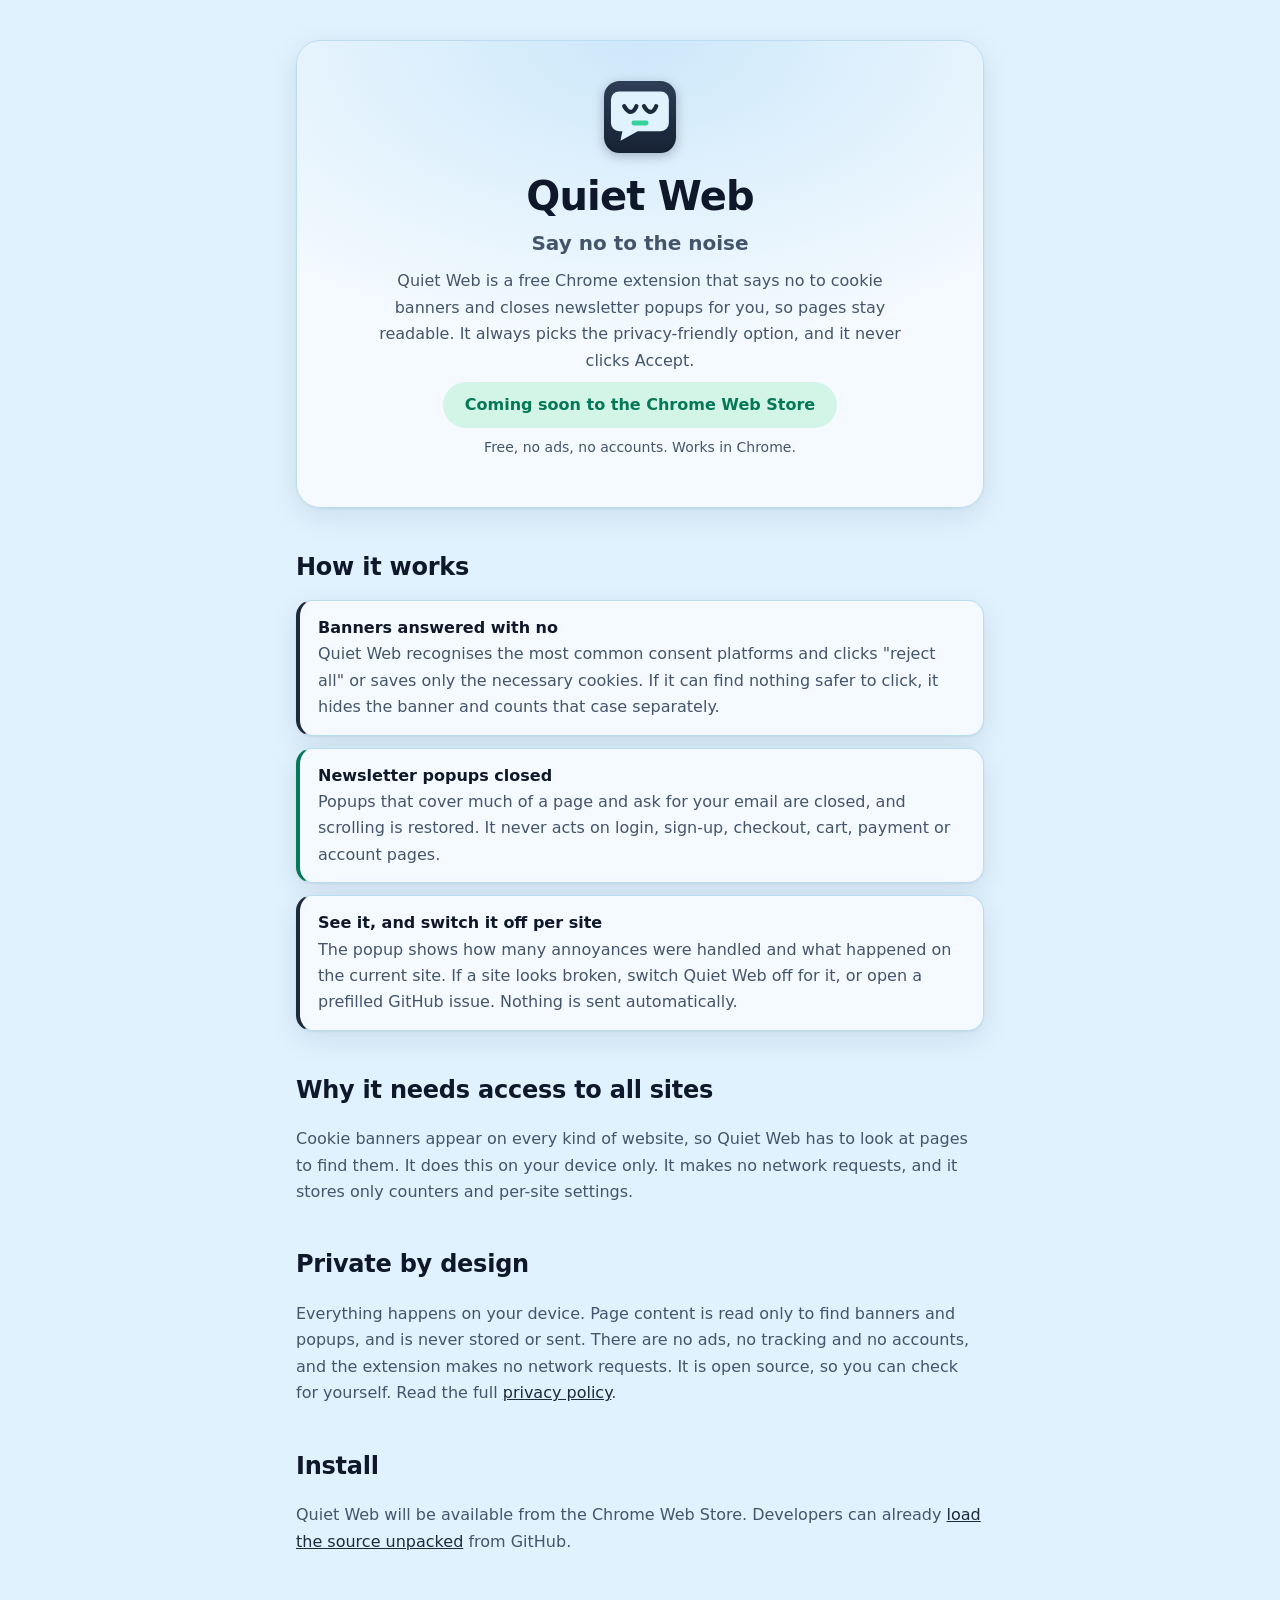
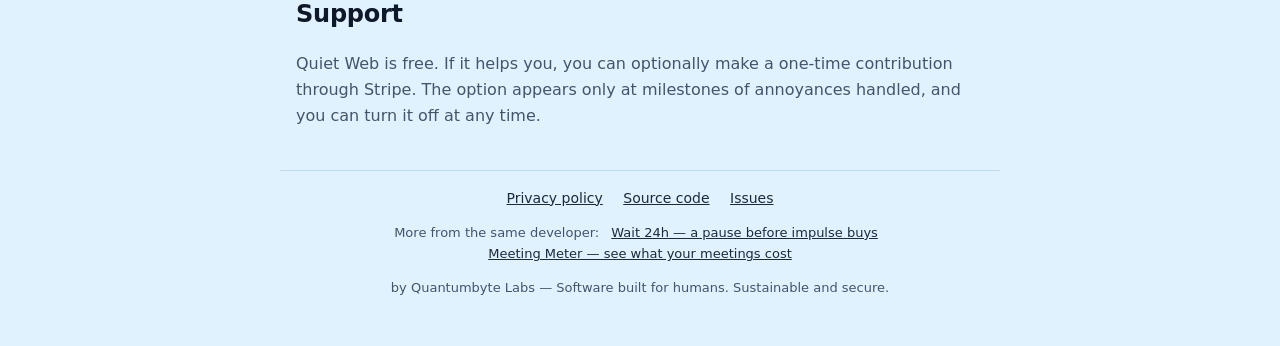
<file: docs/index.html>
<!doctype html>
<html lang="en">
<head>
<meta charset="utf-8">
<meta name="viewport" content="width=device-width, initial-scale=1">
<title>Quiet Web – Say no to the noise</title>
<meta name="description" content="Quiet Web is a free Chrome extension that automatically rejects cookie banners and closes newsletter popups. Everything happens on your device; nothing is sent anywhere. No ads, no tracking, no accounts.">
<link rel="canonical" href="https://overcrasher.github.io/quiet-web/">
<style>
:root{color-scheme:light dark;--bg:#E0F2FE;--surface:#F4FAFF;--line:#BBDDF2;--fg:#0F172A;--muted:#44546B;--accent:#1E293B;--accent-soft:#CDE8FA;--second:#047857;--second-soft:#D3F5E7;--btn-text:#fff;--shadow:0 1px 2px rgba(15,23,42,.06),0 8px 30px rgba(15,23,42,.09)}
@media(prefers-color-scheme:dark){:root{--bg:#0B1220;--surface:#131C2E;--line:#26354F;--fg:#E7EEF8;--muted:#9FB0C7;--accent:#34D399;--accent-soft:#17263D;--second:#34D399;--second-soft:#12332B;--btn-text:#0F172A;--shadow:0 1px 2px rgba(0,0,0,.3),0 8px 30px rgba(0,0,0,.3)}}
*{box-sizing:border-box}body{margin:0;background:var(--bg);color:var(--fg);font:16px/1.65 ui-rounded,"SF Pro Rounded",-apple-system,"Segoe UI Variable","Segoe UI",system-ui,sans-serif;-webkit-font-smoothing:antialiased}
a{color:var(--accent)}a:focus-visible{outline:2px solid var(--accent);outline-offset:2px}
.mark{filter:drop-shadow(0 3px 6px rgba(30,41,59,.3))}
main{max-width:720px;margin:0 auto;padding:40px 16px 24px}
.hero{background:radial-gradient(120% 100% at 50% 0%,var(--accent-soft),var(--surface) 65%);border:1px solid var(--line);border-radius:24px;padding:40px 24px;text-align:center;box-shadow:var(--shadow)}
h1{margin:12px 0 4px;font-size:40px;line-height:1.15;letter-spacing:-.02em}
.tag{margin:0 0 16px;font-size:20px;color:var(--accent);font-weight:600}
.hero p{max-width:540px;margin:8px auto;color:var(--muted)}
.cta{margin:24px 0 0}
.soon{display:inline-block;background:var(--second-soft);color:var(--second);font-weight:700;padding:10px 22px;border-radius:999px;font-size:16px}
.btn{display:inline-block;background:var(--accent);color:var(--btn-text);font-weight:700;font-size:18px;line-height:1.3;text-decoration:none;padding:14px 28px;border-radius:999px;box-shadow:var(--shadow)}
.btn:hover{filter:brightness(1.08)}
.free{margin:8px 0 0;font-size:14px}
.dev{font-size:14px}
@media(max-width:480px){h1{font-size:32px}.hero{padding:32px 16px}}
h2{margin:40px 0 12px;font-size:24px;letter-spacing:-.01em}
p,li{color:var(--muted)}
.steps{list-style:none;margin:0;padding:0;display:grid;gap:12px}
.steps li{background:var(--surface);border:1px solid var(--line);border-radius:16px;padding:14px 18px;box-shadow:var(--shadow)}
.steps strong{display:block;color:var(--fg)}
.steps li:nth-child(odd){border-left:4px solid var(--accent)}.steps li:nth-child(even){border-left:4px solid var(--second)}
footer{max-width:720px;margin:0 auto;padding:16px 16px 48px;border-top:1px solid var(--line);font-size:14px;color:var(--muted);text-align:center}
footer a{margin:0 8px;display:inline-block}
footer p{margin:12px 0 0;font-size:13px}
</style>
</head>
<body>
<main>
  <header class="hero">
    <svg class="mark" viewBox="0 0 32 32" width="72" height="72" aria-hidden="true"><defs><linearGradient id="mk" x1="0" y1="0" x2="0" y2="1"><stop offset="0" stop-color="#2D3E56"/><stop offset="1" stop-color="#162134"/></linearGradient></defs><rect width="32" height="32" rx="7" fill="url(#mk)"/><path d="M6.4 4.5h19.2a3.8 3.8 0 0 1 3.8 3.8v10.8a3.8 3.8 0 0 1-3.8 3.8H15L7 27.4l.9-4.5H6.4a3.8 3.8 0 0 1-3.8-3.8V8.3a3.8 3.8 0 0 1 3.8-3.8z" transform="translate(.6 .3) scale(.96)" fill="#E0F2FE"/><path d="M9 11.2c1.9 3.4 4 3.4 5.4 0M17.8 11.2c1.9 3.4 4 3.4 5.4 0" fill="none" stroke="#1E293B" stroke-width="1.9" stroke-linecap="round"/><rect x="12.2" y="17.6" width="7.6" height="2.2" rx="1.1" fill="#34D399"/></svg>
    <h1>Quiet Web</h1>
    <p class="tag">Say no to the noise</p>
    <p>Quiet Web is a free Chrome extension that says no to cookie banners and closes newsletter popups for you, so pages stay readable. It always picks the privacy-friendly option, and it never clicks Accept.</p>
    <!-- TODO(store-url): when the Chrome Web Store item is published, delete the "coming soon" line below and
         uncomment this button, replacing STORE_URL with the real item URL (https://chromewebstore.google.com/detail/quiet-web/<extension-id>).
    <p class="cta"><a class="btn" href="STORE_URL" target="_blank" rel="noopener">Add to Chrome — it's free</a></p>
    -->
    <p class="cta"><span class="soon">Coming soon to the Chrome Web Store</span></p>
    <p class="free small">Free, no ads, no accounts. Works in Chrome.</p>
  </header>

  <section>
    <h2>How it works</h2>
    <ol class="steps">
      <li><strong>Banners answered with no</strong>Quiet Web recognises the most common consent platforms and clicks &quot;reject all&quot; or saves only the necessary cookies. If it can find nothing safer to click, it hides the banner and counts that case separately.</li>
      <li><strong>Newsletter popups closed</strong>Popups that cover much of a page and ask for your email are closed, and scrolling is restored. It never acts on login, sign-up, checkout, cart, payment or account pages.</li>
      <li><strong>See it, and switch it off per site</strong>The popup shows how many annoyances were handled and what happened on the current site. If a site looks broken, switch Quiet Web off for it, or open a prefilled GitHub issue. Nothing is sent automatically.</li>
    </ol>
  </section>

  <section>
    <h2>Why it needs access to all sites</h2>
    <p>Cookie banners appear on every kind of website, so Quiet Web has to look at pages to find them. It does this on your device only. It makes no network requests, and it stores only counters and per-site settings.</p>
  </section>

  <section>
    <h2>Private by design</h2>
    <p>Everything happens on your device. Page content is read only to find banners and popups, and is never stored or sent. There are no ads, no tracking and no accounts, and the extension makes no network requests. It is open source, so you can check for yourself. Read the full <a href="privacy.html">privacy policy</a>.</p>
  </section>

  <section>
    <h2>Install</h2>
    <p>Quiet Web will be available from the Chrome Web Store. Developers can already <a href="https://github.com/Overcrasher/quiet-web" rel="noopener">load the source unpacked</a> from GitHub.</p>
  </section>

  <section>
    <h2>Support</h2>
    <p>Quiet Web is free. If it helps you, you can optionally make a one-time contribution through Stripe. The option appears only at milestones of annoyances handled, and you can turn it off at any time.</p>
  </section>
</main>
<footer>
  <a href="privacy.html">Privacy policy</a>
  <a href="https://github.com/Overcrasher/quiet-web">Source code</a>
  <a href="https://github.com/Overcrasher/quiet-web/issues">Issues</a>
  <p>More from the same developer:
    <a href="https://chromewebstore.google.com/detail/wait-24h/pkgdjohoemjkejcbfbkfobbbjcpdabme" target="_blank" rel="noopener">Wait 24h — a pause before impulse buys</a>
    <a href="https://chromewebstore.google.com/detail/meeting-meter/ffkniocclnaojfdcoofnjkfnihnpgnlb" target="_blank" rel="noopener">Meeting Meter — see what your meetings cost</a></p>
  <p>by Quantumbyte Labs — Software built for humans. Sustainable and secure.</p>
</footer>
</body>
</html>
</file>
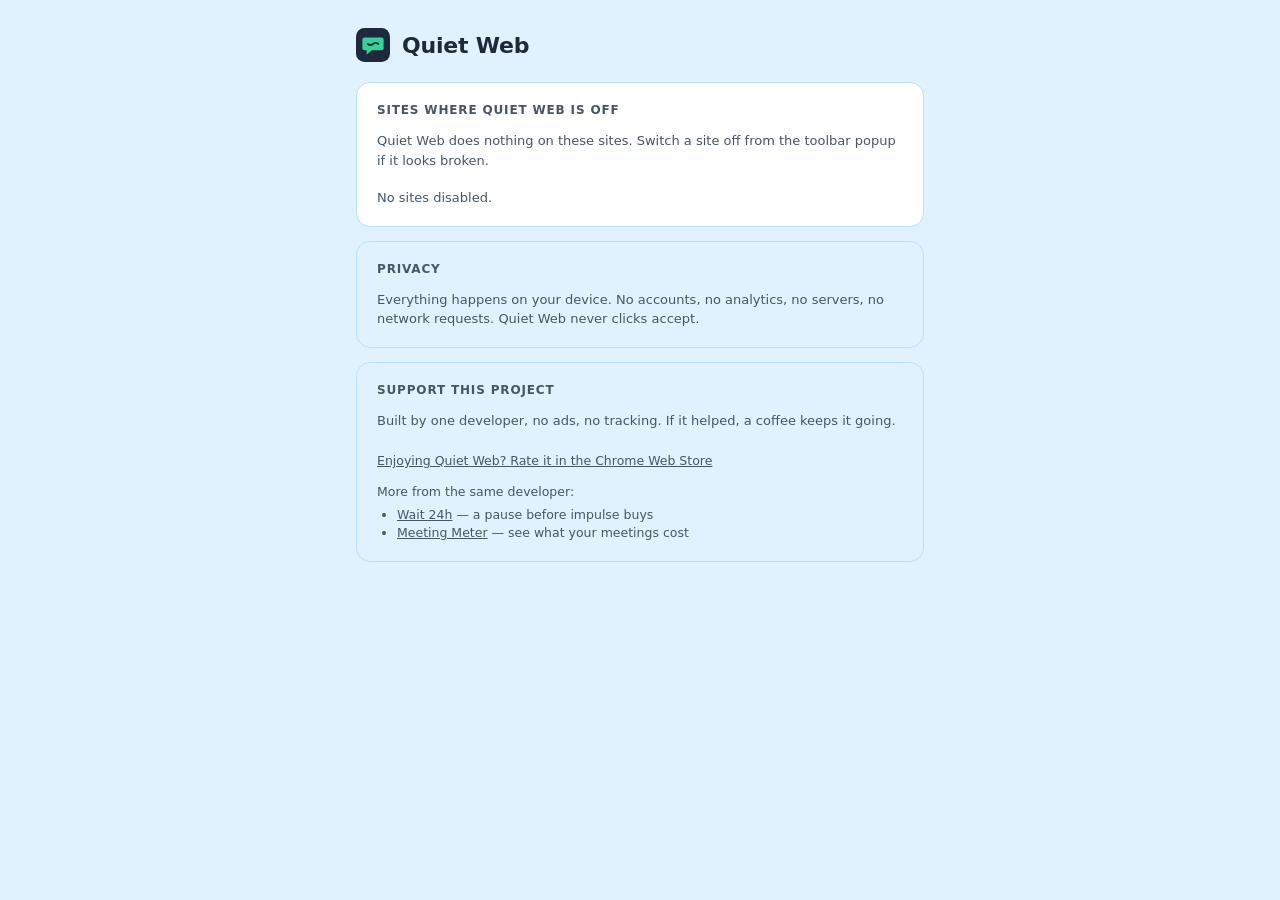
<file: options.html>
<!doctype html>
<html lang="en">
<head>
  <meta charset="utf-8">
  <meta name="viewport" content="width=device-width, initial-scale=1">
  <title>Quiet Web options</title>
  <link rel="stylesheet" href="options.css">
</head>
<body>
  <main>
    <header class="top">
      <svg class="mark" viewBox="0 0 32 32" width="34" height="34" aria-hidden="true">
        <rect width="32" height="32" rx="8" fill="#1E293B"/>
        <path d="M8 9h16a2 2 0 0 1 2 2v8a2 2 0 0 1-2 2H15l-5 4v-4H8a2 2 0 0 1-2-2v-8a2 2 0 0 1 2-2z" fill="#34D399"/>
        <path d="M11 15q2.5 2 5 0t5 0" fill="none" stroke="#1E293B" stroke-width="1.8" stroke-linecap="round"/>
      </svg>
      <h1>Quiet Web</h1>
      <span id="saved" class="saved" role="status" aria-live="polite">Saved</span>
    </header>

    <section class="card">
      <h2>Sites where Quiet Web is off</h2>
      <p class="hint">Quiet Web does nothing on these sites. Switch a site off from the toolbar popup if it looks broken.</p>
      <ul id="sites" class="sites"></ul>
      <p id="sites-empty" class="hint">No sites disabled.</p>
    </section>

    <section class="card quiet">
      <h2>Privacy</h2>
      <p class="hint">Everything happens on your device. No accounts, no analytics, no servers, no network requests. Quiet Web never clicks accept.</p>
    </section>

    <section class="card quiet">
      <h2>Support this project</h2>
      <p id="thanks" class="thanks" hidden>Thank you for supporting Quiet Web ❤</p>
      <p class="hint">Built by one developer, no ads, no tracking. If it helped, a coffee keeps it going.</p>
      <div id="donate" class="donate-row"></div>
      <p id="donate-note" class="hint"></p>
      <button id="monthly" class="small-link" type="button" hidden></button>
      <p class="hint more"><a id="rate-link" href="#">Enjoying Quiet Web? Rate it in the Chrome Web Store</a></p>
      <p class="hint more">More from the same developer:</p>
      <ul class="siblings">
        <li><a id="wait24-link" href="#">Wait 24h</a> — a pause before impulse buys</li>
        <li><a id="meter-link" href="#">Meeting Meter</a> — see what your meetings cost</li>
      </ul>
    </section>
  </main>

  <script src="lib/validate.js"></script>
  <script src="lib/stats.js"></script>
  <script src="lib/growth.js"></script>
  <script src="lib/donation.js"></script>
  <script type="module" src="options.js"></script>
</body>
</html>
</file>
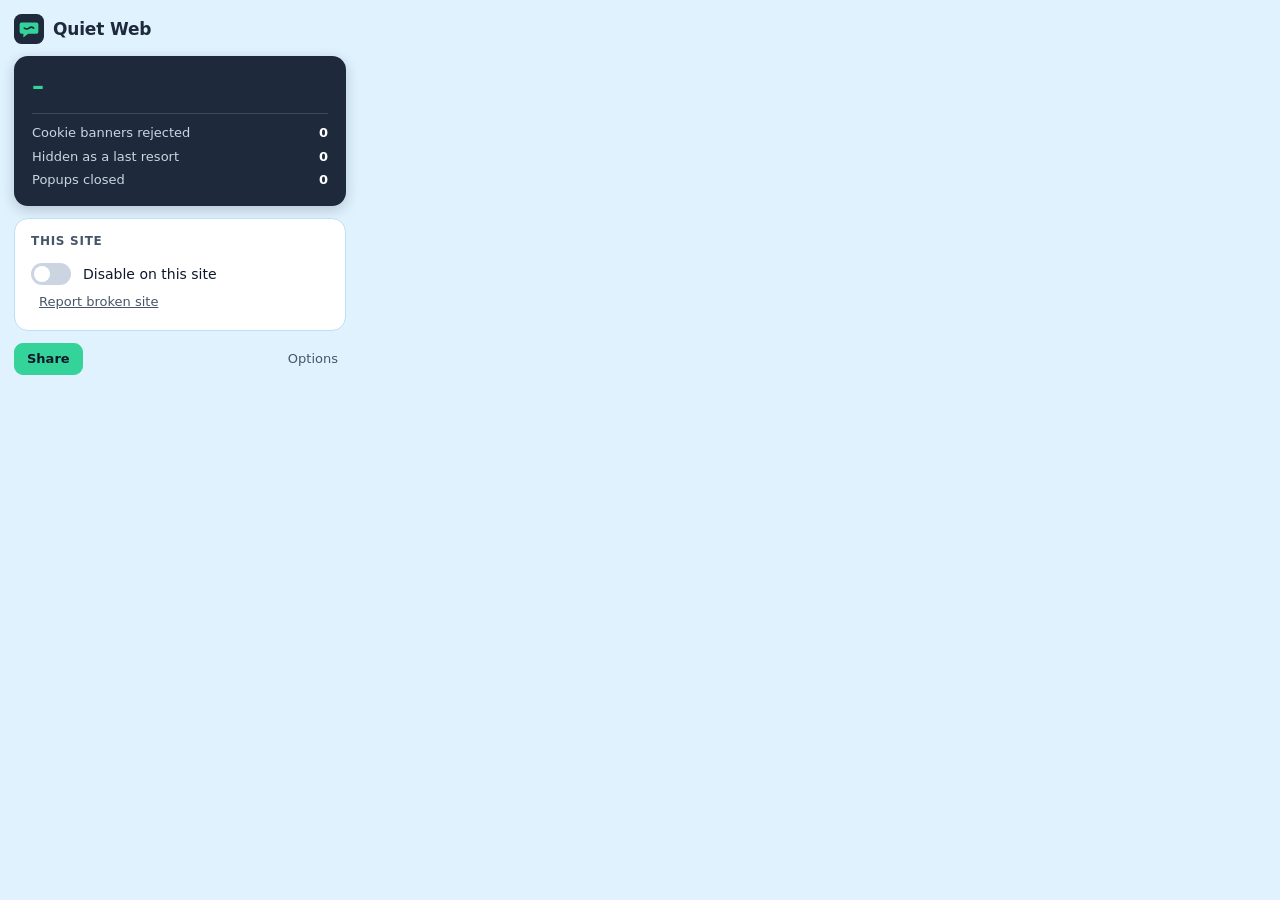
<file: popup.html>
<!doctype html>
<html lang="en">
<head>
  <meta charset="utf-8">
  <meta name="viewport" content="width=device-width, initial-scale=1">
  <title>Quiet Web</title>
  <link rel="stylesheet" href="popup.css">
</head>
<body>
  <header class="top">
    <svg class="mark" viewBox="0 0 32 32" width="30" height="30" aria-hidden="true">
      <rect width="32" height="32" rx="8" fill="#1E293B"/>
      <path d="M8 9h16a2 2 0 0 1 2 2v8a2 2 0 0 1-2 2H15l-5 4v-4H8a2 2 0 0 1-2-2v-8a2 2 0 0 1 2-2z" fill="#34D399"/>
      <path d="M11 15q2.5 2 5 0t5 0" fill="none" stroke="#1E293B" stroke-width="1.8" stroke-linecap="round"/>
    </svg>
    <h1>Quiet Web</h1>
    <span id="supporter" class="badge" hidden>Supporter ❤</span>
  </header>

  <section id="banner" class="banner" hidden>
    <button id="banner-close" class="x" type="button" aria-label="Not now">×</button>
    <p id="banner-text"></p>
    <div id="banner-buttons" class="donate-row"></div>
    <p id="banner-note" class="note"></p>
    <button id="banner-monthly" class="small-link monthly" type="button" hidden></button>
    <div class="banner-foot">
      <button id="banner-dismiss" class="small-link" type="button">Not now</button>
      <button id="banner-never" class="small-link" type="button">Don't ask again</button>
    </div>
  </section>

  <section id="rating" class="rating" hidden aria-labelledby="rating-text">
    <p id="rating-text">Enjoying Quiet Web? A quick rating helps other people find it.</p>
    <div class="rating-row">
      <button id="rating-go" class="rate-btn" type="button">Rate it ★</button>
      <button id="rating-no" class="small-link" type="button">No thanks</button>
    </div>
  </section>

  <section class="hero" aria-labelledby="headline">
    <div id="headline" class="big">–</div>
    <div id="today" class="today"></div>
    <dl class="breakdown">
      <div><dt>Cookie banners rejected</dt><dd id="n-rejected">0</dd></div>
      <div><dt>Hidden as a last resort</dt><dd id="n-hidden">0</dd></div>
      <div><dt>Popups closed</dt><dd id="n-popups">0</dd></div>
    </dl>
  </section>

  <section class="card" aria-labelledby="siteLabel">
    <h2 id="siteLabel">This site</h2>
    <div id="host" class="host"></div>
    <div id="status" class="status"></div>
    <p id="detail" class="detail" hidden></p>
    <div id="siteControls">
      <label class="switch"><input id="disable" type="checkbox" role="switch"><span class="track" aria-hidden="true"></span><span class="switch-text">Disable on this site</span></label>
      <div id="reload" class="reload" hidden>
        <span>Reload the page to apply.</span>
        <button id="reload-btn" class="small-link" type="button">Reload now</button>
      </div>
      <button id="report" class="link report" type="button">Report broken site</button>
    </div>
  </section>

  <footer class="foot">
    <button id="share" class="share" type="button">Share</button>
    <button id="optionsLink" class="link" type="button">Options</button>
  </footer>

  <script src="lib/validate.js"></script>
  <script src="lib/stats.js"></script>
  <script src="lib/growth.js"></script>
  <script src="lib/donation.js"></script>
  <script src="lib/rating.js"></script>
  <script type="module" src="popup.js"></script>
</body>
</html>
</file>
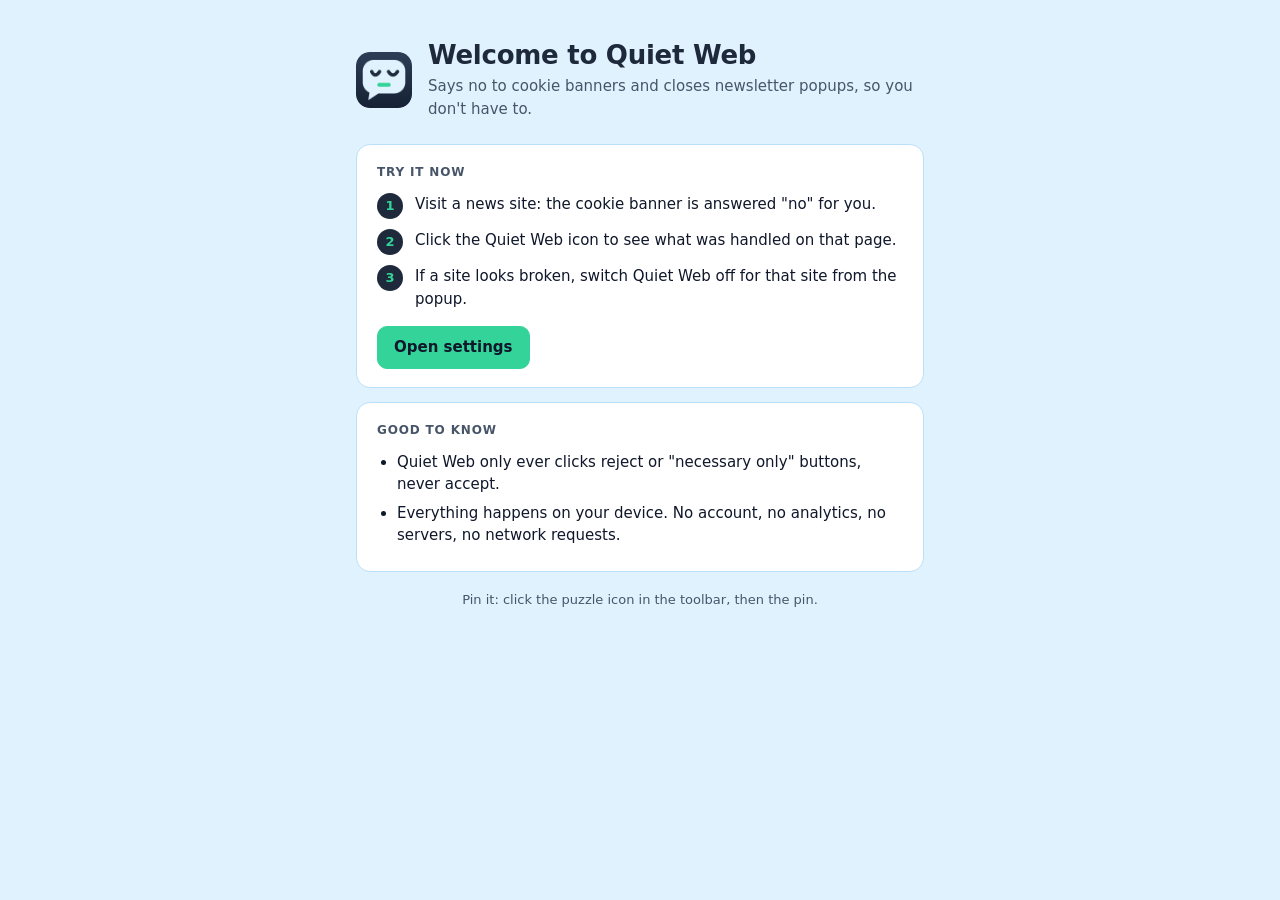
<file: welcome.html>
<!doctype html>
<html lang="en">
<head>
  <meta charset="utf-8">
  <meta name="viewport" content="width=device-width, initial-scale=1">
  <title>Welcome to Quiet Web</title>
  <link rel="stylesheet" href="welcome.css">
</head>
<body>
  <main>
    <header class="top">
      <img class="mark" src="icons/icon128.png" width="56" height="56" alt="">
      <div>
        <h1>Welcome to Quiet Web</h1>
        <p class="promise">Says no to cookie banners and closes newsletter popups, so you don't have to.</p>
      </div>
    </header>

    <section class="card" aria-labelledby="try">
      <h2 id="try">Try it now</h2>
      <ol class="steps">
        <li><span class="n" aria-hidden="true">1</span><span>Visit a news site: the cookie banner is answered "no" for you.</span></li>
        <li><span class="n" aria-hidden="true">2</span><span>Click the Quiet Web icon to see what was handled on that page.</span></li>
        <li><span class="n" aria-hidden="true">3</span><span>If a site looks broken, switch Quiet Web off for that site from the popup.</span></li>
      </ol>
      <div class="actions">
        <button id="open-settings" type="button" class="primary">Open settings</button>
      </div>
    </section>

    <section class="card" aria-labelledby="good">
      <h2 id="good">Good to know</h2>
      <ul class="notes">
        <li>Quiet Web only ever clicks reject or "necessary only" buttons, never accept.</li>
        <li>Everything happens on your device. No account, no analytics, no servers, no network requests.</li>
      </ul>
    </section>

    <p class="pin">Pin it: click the puzzle icon in the toolbar, then the pin.</p>
  </main>
  <script src="welcome.js"></script>
</body>
</html>
</file>
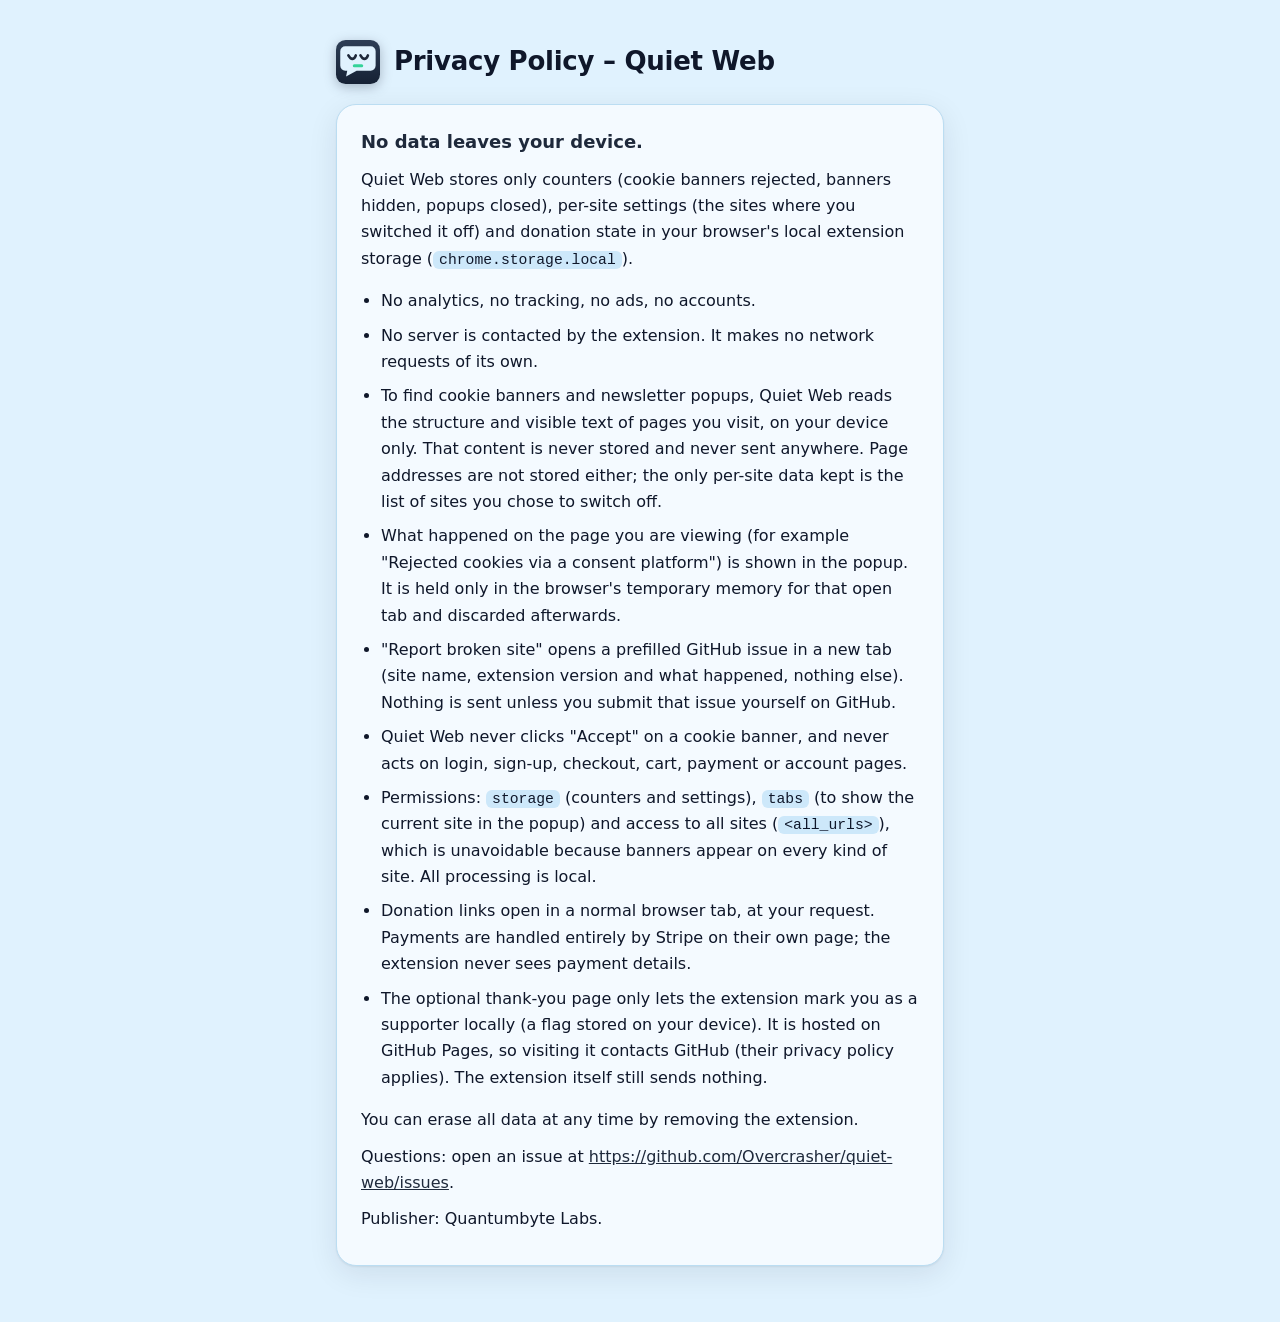
<file: docs/privacy.html>
<!doctype html>
<html lang="en"><head><meta charset="utf-8"><meta name="viewport" content="width=device-width, initial-scale=1"><title>Quiet Web – Privacy</title><style>
:root{color-scheme:light dark;--bg:#E0F2FE;--surface:#F4FAFF;--line:#BBDDF2;--fg:#0F172A;--muted:#44546B;--accent:#1E293B;--accent-soft:#CDE8FA;--second:#047857;--second-soft:#D3F5E7;--btn-text:#fff;--shadow:0 1px 2px rgba(15,23,42,.06),0 8px 30px rgba(15,23,42,.09)}
@media(prefers-color-scheme:dark){:root{--bg:#0B1220;--surface:#131C2E;--line:#26354F;--fg:#E7EEF8;--muted:#9FB0C7;--accent:#34D399;--accent-soft:#17263D;--second:#34D399;--second-soft:#12332B;--btn-text:#0F172A;--shadow:0 1px 2px rgba(0,0,0,.3),0 8px 30px rgba(0,0,0,.3)}}
*{box-sizing:border-box}body{margin:0;background:var(--bg);color:var(--fg);font:16px/1.65 ui-rounded,"SF Pro Rounded",-apple-system,"Segoe UI Variable","Segoe UI",system-ui,sans-serif;-webkit-font-smoothing:antialiased}
a{color:var(--accent)}a:focus-visible{outline:2px solid var(--accent);outline-offset:2px}
.mark{filter:drop-shadow(0 3px 6px rgba(30,41,59,.3))}
main{max-width:640px;margin:0 auto;padding:40px 16px 56px}
.head{display:flex;align-items:center;gap:14px;margin-bottom:20px}h1{font-size:26px;margin:0;letter-spacing:-.01em;line-height:1.2}
.card{background:var(--surface);border:1px solid var(--line);border-radius:20px;padding:22px 24px;box-shadow:var(--shadow)}
.lead{font-weight:700;color:var(--accent);margin-top:0;font-size:18px}
code{background:var(--accent-soft);padding:1px 6px;border-radius:6px;font-size:.92em}
li{margin:8px 0}ul{padding-left:20px}p{margin:10px 0}
</style></head><body>
<main>
<div class="head"><svg class="mark" viewBox="0 0 32 32" width="44" height="44" aria-hidden="true"><defs><linearGradient id="mk" x1="0" y1="0" x2="0" y2="1"><stop offset="0" stop-color="#2D3E56"/><stop offset="1" stop-color="#162134"/></linearGradient></defs><rect width="32" height="32" rx="7" fill="url(#mk)"/><path d="M6.4 4.5h19.2a3.8 3.8 0 0 1 3.8 3.8v10.8a3.8 3.8 0 0 1-3.8 3.8H15L7 27.4l.9-4.5H6.4a3.8 3.8 0 0 1-3.8-3.8V8.3a3.8 3.8 0 0 1 3.8-3.8z" transform="translate(.6 .3) scale(.96)" fill="#E0F2FE"/><path d="M9 11.2c1.9 3.4 4 3.4 5.4 0M17.8 11.2c1.9 3.4 4 3.4 5.4 0" fill="none" stroke="#1E293B" stroke-width="1.9" stroke-linecap="round"/><rect x="12.2" y="17.6" width="7.6" height="2.2" rx="1.1" fill="#34D399"/></svg><h1>Privacy Policy – Quiet Web</h1></div>
<div class="card">
<p class="lead">No data leaves your device.</p>
<p>Quiet Web stores only counters (cookie banners rejected, banners hidden, popups closed), per-site settings (the sites where you switched it off) and donation state in your browser&#x27;s local extension storage (<code>chrome.storage.local</code>).</p>
<ul>
<li>No analytics, no tracking, no ads, no accounts.</li>
<li>No server is contacted by the extension. It makes no network requests of its own.</li>
<li>To find cookie banners and newsletter popups, Quiet Web reads the structure and visible text of pages you visit, on your device only. That content is never stored and never sent anywhere. Page addresses are not stored either; the only per-site data kept is the list of sites you chose to switch off.</li>
<li>What happened on the page you are viewing (for example &quot;Rejected cookies via a consent platform&quot;) is shown in the popup. It is held only in the browser&#x27;s temporary memory for that open tab and discarded afterwards.</li>
<li>&quot;Report broken site&quot; opens a prefilled GitHub issue in a new tab (site name, extension version and what happened, nothing else). Nothing is sent unless you submit that issue yourself on GitHub.</li>
<li>Quiet Web never clicks &quot;Accept&quot; on a cookie banner, and never acts on login, sign-up, checkout, cart, payment or account pages.</li>
<li>Permissions: <code>storage</code> (counters and settings), <code>tabs</code> (to show the current site in the popup) and access to all sites (<code>&lt;all_urls&gt;</code>), which is unavoidable because banners appear on every kind of site. All processing is local.</li>
<li>Donation links open in a normal browser tab, at your request. Payments are handled entirely by Stripe on their own page; the extension never sees payment details.</li>
<li>The optional thank-you page only lets the extension mark you as a supporter locally (a flag stored on your device). It is hosted on GitHub Pages, so visiting it contacts GitHub (their privacy policy applies). The extension itself still sends nothing.</li>
</ul>
<p>You can erase all data at any time by removing the extension.</p>
<p>Questions: open an issue at <a href="https://github.com/Overcrasher/quiet-web/issues">https://github.com/Overcrasher/quiet-web/issues</a>.</p>
<p>Publisher: Quantumbyte Labs.</p>
</div>
</main>
</body></html>
</file>
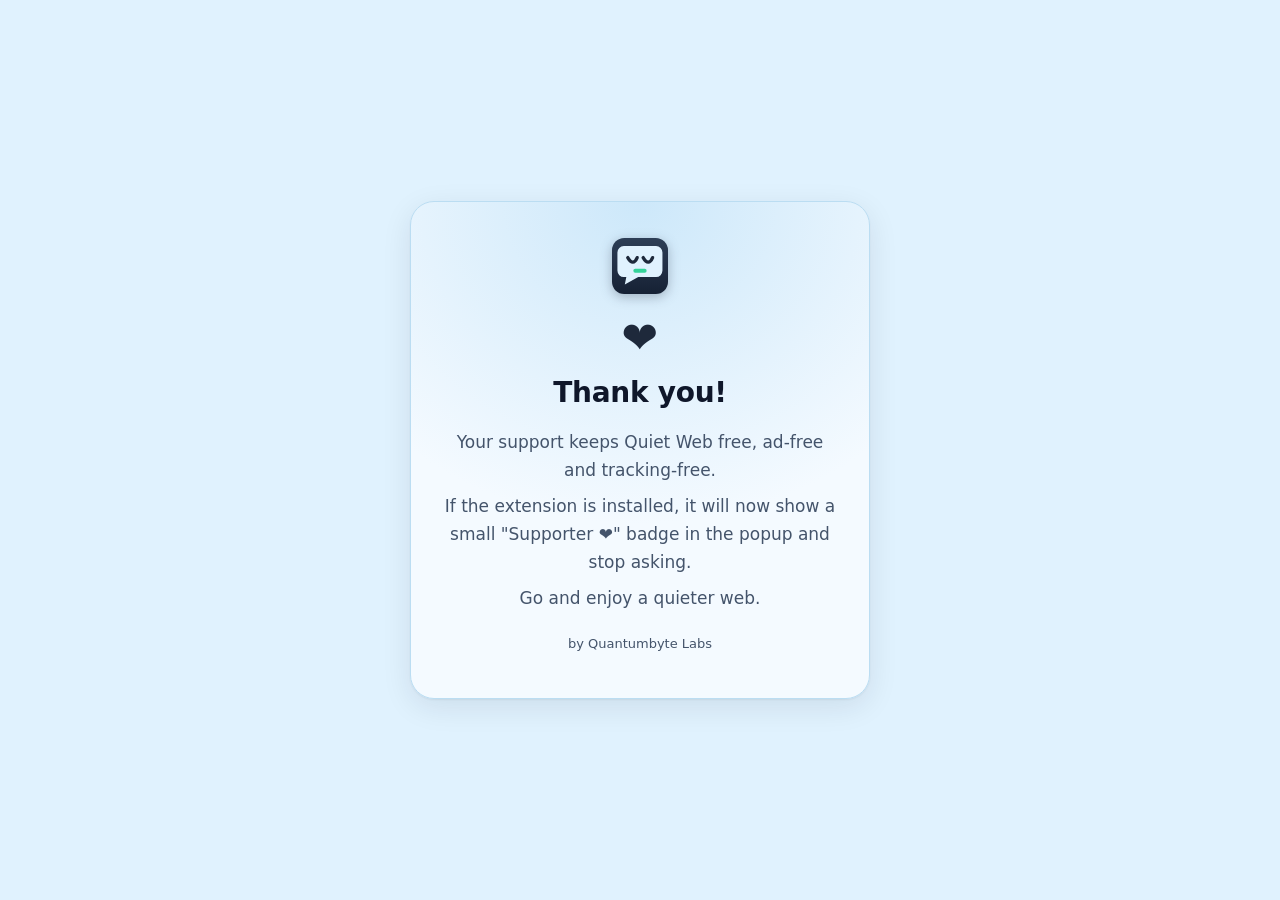
<file: docs/thanks.html>
<!doctype html>
<html lang="en">
<head>
<meta charset="utf-8">
<meta name="viewport" content="width=device-width, initial-scale=1">
<title>Thank you – Quiet Web</title>
<style>
:root{color-scheme:light dark;--bg:#E0F2FE;--surface:#F4FAFF;--line:#BBDDF2;--fg:#0F172A;--muted:#44546B;--accent:#1E293B;--accent-soft:#CDE8FA;--second:#047857;--second-soft:#D3F5E7;--btn-text:#fff;--shadow:0 1px 2px rgba(15,23,42,.06),0 8px 30px rgba(15,23,42,.09)}
@media(prefers-color-scheme:dark){:root{--bg:#0B1220;--surface:#131C2E;--line:#26354F;--fg:#E7EEF8;--muted:#9FB0C7;--accent:#34D399;--accent-soft:#17263D;--second:#34D399;--second-soft:#12332B;--btn-text:#0F172A;--shadow:0 1px 2px rgba(0,0,0,.3),0 8px 30px rgba(0,0,0,.3)}}
*{box-sizing:border-box}body{margin:0;background:var(--bg);color:var(--fg);font:16px/1.65 ui-rounded,"SF Pro Rounded",-apple-system,"Segoe UI Variable","Segoe UI",system-ui,sans-serif;-webkit-font-smoothing:antialiased}
a{color:var(--accent)}a:focus-visible{outline:2px solid var(--accent);outline-offset:2px}
.mark{filter:drop-shadow(0 3px 6px rgba(30,41,59,.3))}
body{min-height:100vh;display:flex;align-items:center;justify-content:center;font-size:17px}
.card{background:radial-gradient(120% 100% at 50% 0%,var(--accent-soft),var(--surface) 65%);border:1px solid var(--line);max-width:460px;margin:16px;padding:36px 32px;border-radius:24px;text-align:center;box-shadow:var(--shadow)}
.heart{font-size:44px;color:var(--accent);line-height:1;margin-top:14px}
h1{margin:10px 0 12px;font-size:28px;letter-spacing:-.01em}p{color:var(--muted);margin:8px 0}
.by{font-size:13px;margin-top:20px}
</style>
</head>
<body>
  <main class="card">
    <svg class="mark" viewBox="0 0 32 32" width="56" height="56" aria-hidden="true"><defs><linearGradient id="mk" x1="0" y1="0" x2="0" y2="1"><stop offset="0" stop-color="#2D3E56"/><stop offset="1" stop-color="#162134"/></linearGradient></defs><rect width="32" height="32" rx="7" fill="url(#mk)"/><path d="M6.4 4.5h19.2a3.8 3.8 0 0 1 3.8 3.8v10.8a3.8 3.8 0 0 1-3.8 3.8H15L7 27.4l.9-4.5H6.4a3.8 3.8 0 0 1-3.8-3.8V8.3a3.8 3.8 0 0 1 3.8-3.8z" transform="translate(.6 .3) scale(.96)" fill="#E0F2FE"/><path d="M9 11.2c1.9 3.4 4 3.4 5.4 0M17.8 11.2c1.9 3.4 4 3.4 5.4 0" fill="none" stroke="#1E293B" stroke-width="1.9" stroke-linecap="round"/><rect x="12.2" y="17.6" width="7.6" height="2.2" rx="1.1" fill="#34D399"/></svg>
    <div class="heart" aria-hidden="true">❤</div>
    <h1>Thank you!</h1>
    <p>Your support keeps Quiet Web free, ad-free and tracking-free.</p>
    <p>If the extension is installed, it will now show a small "Supporter ❤" badge in the popup and stop asking.</p>
    <p>Go and enjoy a quieter web.</p>
    <p class="by">by Quantumbyte Labs</p>
  </main>
</body>
</html>
</file>
<file: options.css>
:root {
  --slate: #1E293B; --mint: #34D399; --bg: #E0F2FE; --text: #0F172A; --muted: #475569;
  --card: #FFFFFF; --border: #BAE0F7; --green: #047857; --red: #B91C1C; --focus: #2563EB;
  --font: system-ui, -apple-system, "Segoe UI", Roboto, "Helvetica Neue", Arial, sans-serif;
}
@media (prefers-color-scheme: dark) {
  :root { --bg: #0F172A; --text: #E2E8F0; --muted: #94A3B8; --card: #1E293B; --border: #334155; --green: #34D399; --red: #F87171; --focus: #60A5FA; }
}
* { box-sizing: border-box; }
body { margin: 0; background: var(--bg); color: var(--text); font: 15px/1.5 var(--font); }
main { max-width: 600px; margin: 0 auto; padding: 28px 16px 48px; }
h1, h2, p { margin: 0; }
h1 { font-size: 22px; color: var(--slate); font-weight: 700; flex: 1; letter-spacing: -.01em; }
@media (prefers-color-scheme: dark) { h1 { color: #F8FAFC; } }
.top { display: flex; align-items: center; gap: 12px; margin-bottom: 20px; }
.saved { font-size: 12px; font-weight: 600; color: #0F172A; background: var(--mint); padding: 4px 11px; border-radius: 999px; opacity: 0; transition: opacity .2s; }
.saved.show { opacity: 1; }
.card { background: var(--card); border: 1px solid var(--border); border-radius: 14px; padding: 18px 20px; margin-bottom: 14px; }
.card.quiet { background: transparent; }
h2 { font-size: 12px; text-transform: uppercase; letter-spacing: .07em; color: var(--muted); font-weight: 600; margin-bottom: 12px; }
.hint { color: var(--muted); font-size: 13px; margin-top: 6px; }
.sites { list-style: none; margin: 12px 0 0; padding: 0; display: grid; gap: 6px; }
.sites li { display: flex; align-items: center; justify-content: space-between; gap: 10px; border: 1px solid var(--border); border-radius: 9px; padding: 6px 6px 6px 12px; overflow-wrap: anywhere; }
button { font: inherit; cursor: pointer; }
.secondary { font-size: 13px; font-weight: 600; padding: 5px 10px; border-radius: 8px; border: 1px solid var(--border); background: var(--card); color: var(--red); }
.secondary:hover { border-color: var(--muted); }
.more { margin: 12px 0 0; font-size: 12.5px; }
.more a, .siblings a { color: var(--muted); text-decoration: underline; }
.more a:hover, .siblings a:hover { color: var(--text); }
.siblings { margin: 4px 0 0; padding-left: 20px; font-size: 12.5px; color: var(--muted); }
.thanks { color: var(--green); font-weight: 600; margin-bottom: 6px; }
.donate-row { display: flex; flex-wrap: wrap; gap: 8px; margin: 10px 0 0; }
.donate-row .donate, .donate-row button { font-weight: 600; font-size: 13px; padding: 7px 12px; border-radius: 9px; border: 1px solid var(--border); background: var(--card); color: var(--slate); }
.donate-row .emphasized { background: var(--mint); border-color: var(--mint); color: #0F172A; }
@media (prefers-color-scheme: dark) { .donate-row .donate { color: #F8FAFC; } .donate-row .emphasized { color: #0F172A; } }
.donate-row .custom { flex: 1 0 100%; font-weight: 500; }
.small-link { border: 0; background: none; padding: 6px 0 0; font-size: 12.5px; color: var(--muted); text-decoration: underline; }
button:focus-visible, a:focus-visible { outline: 2px solid var(--focus); outline-offset: 2px; }
</file>
<file: popup.css>
:root {
  --slate: #1E293B; --mint: #34D399; --bg: #E0F2FE; --text: #0F172A; --muted: #475569;
  --card: #FFFFFF; --border: #BAE0F7; --focus: #2563EB; --mint-ink: #047857; --mint-soft: #D1FAE5; --off: #CBD5E1;
  --font: system-ui, -apple-system, "Segoe UI", Roboto, "Helvetica Neue", Arial, sans-serif;
}
@media (prefers-color-scheme: dark) {
  :root {
    --bg: #0F172A; --text: #E2E8F0; --muted: #94A3B8; --card: #1E293B; --border: #334155;
    --mint-ink: #34D399; --mint-soft: #14352E; --focus: #60A5FA; --off: #475569;
  }
}
* { box-sizing: border-box; }
body { margin: 0; width: 360px; padding: 14px; background: var(--bg); color: var(--text); font: 14px/1.45 var(--font); }
h1, h2, p { margin: 0; }
h1 { font-size: 17px; font-weight: 700; color: var(--slate); letter-spacing: -.01em; flex: 1; }
@media (prefers-color-scheme: dark) { h1 { color: #F8FAFC; } }
[hidden] { display: none !important; }
.top { display: flex; align-items: center; gap: 9px; margin-bottom: 12px; }
.badge { font-size: 11px; font-weight: 600; color: var(--mint-ink); background: var(--mint-soft); border-radius: 999px; padding: 3px 9px; }
.hero { background: var(--slate); color: #fff; border-radius: 14px; padding: 16px 18px; box-shadow: 0 4px 14px rgba(15,23,42,.2); }
.big { font-size: 24px; line-height: 1.2; font-weight: 750; color: var(--mint); font-variant-numeric: tabular-nums; letter-spacing: -.01em; }
.today { color: #CBD5E1; font-variant-numeric: tabular-nums; margin-top: 2px; }
.breakdown { margin: 12px 0 0; display: grid; gap: 5px; border-top: 1px solid rgba(255,255,255,.14); padding-top: 10px; font-size: 13px; }
.breakdown div { display: flex; justify-content: space-between; gap: 10px; }
.breakdown dt { color: #CBD5E1; }
.breakdown dd { margin: 0; font-weight: 650; font-variant-numeric: tabular-nums; }
.card { background: var(--card); border: 1px solid var(--border); border-radius: 14px; padding: 14px 16px; margin-top: 12px; }
h2 { font-size: 12px; text-transform: uppercase; letter-spacing: .06em; color: var(--muted); font-weight: 600; margin-bottom: 8px; }
.host { font-weight: 650; overflow-wrap: anywhere; }
.status { margin-top: 2px; color: var(--mint-ink); font-weight: 600; }
.status.neutral { color: var(--muted); font-weight: 500; }
.detail { margin-top: 6px; font-size: 12.5px; color: var(--muted); overflow-wrap: anywhere; }
.switch { display: flex; align-items: center; gap: 12px; font-weight: 500; margin: 12px 0 4px; cursor: pointer; }
.switch input { position: absolute; opacity: 0; width: 1px; height: 1px; }
.track { width: 40px; height: 22px; border-radius: 999px; background: var(--off); position: relative; flex: none; transition: background .15s; }
.track::after { content: ""; position: absolute; top: 3px; left: 3px; width: 16px; height: 16px; border-radius: 50%; background: #fff; transition: transform .15s; }
.switch input:checked + .track { background: var(--slate); }
@media (prefers-color-scheme: dark) { .switch input:checked + .track { background: var(--mint); } }
.switch input:checked + .track::after { transform: translateX(18px); }
.switch input:focus-visible + .track { outline: 2px solid var(--focus); outline-offset: 2px; }
.reload { display: flex; align-items: center; gap: 10px; font-size: 12.5px; color: var(--muted); margin-bottom: 4px; }
.report { padding-left: 0; text-decoration: underline; }
.banner { position: relative; background: var(--card); border: 1px solid var(--mint); border-radius: 14px; padding: 14px 34px 12px 16px; margin-bottom: 12px; }
.banner p { font-size: 13px; }
.x { position: absolute; top: 6px; right: 8px; border: 0; background: none; font-size: 20px; line-height: 1; color: var(--muted); cursor: pointer; padding: 4px 6px; border-radius: 6px; }
.donate-row { display: flex; flex-wrap: wrap; gap: 8px; margin: 10px 0; }
.donate-row .donate, .donate-row button { font: inherit; font-weight: 600; font-size: 13px; padding: 7px 12px; border-radius: 9px; border: 1px solid var(--border); background: var(--card); color: var(--slate); cursor: pointer; }
.donate-row .emphasized { background: var(--mint); border-color: var(--mint); color: var(--text); }
@media (prefers-color-scheme: dark) { .donate-row .donate { color: #F8FAFC; } .donate-row .emphasized { color: #0F172A; } }
.donate-row .custom { flex: 1 0 100%; font-weight: 500; }
.banner .note { margin: 0 0 6px; font-size: 12px; color: var(--muted); }
.monthly { display: block; margin-bottom: 8px; }
.banner-foot { display: flex; gap: 14px; }
.small-link { border: 0; background: none; padding: 2px 0; font: inherit; font-size: 12px; color: var(--muted); text-decoration: underline; cursor: pointer; }
.rating { background: var(--card); border: 1px solid var(--border); border-radius: 14px; padding: 12px 16px; margin-bottom: 12px; }
.rating p { font-size: 13px; }
.rating-row { display: flex; align-items: center; gap: 14px; margin-top: 10px; }
.rate-btn, .share { font: inherit; font-weight: 600; font-size: 13px; padding: 6px 12px; border-radius: 9px; border: 1px solid var(--mint); background: var(--mint); color: #0F172A; cursor: pointer; }
.foot { margin-top: 12px; display: flex; justify-content: space-between; align-items: center; }
.link { border: 0; background: none; font: inherit; font-size: 13px; color: var(--muted); cursor: pointer; padding: 4px 8px; border-radius: 6px; }
.link:hover, .small-link:hover { color: var(--text); }
button:focus-visible, a:focus-visible { outline: 2px solid var(--focus); outline-offset: 2px; }
</file>
<file: welcome.css>
:root {
  --slate: #1E293B; --mint: #34D399; --bg: #E0F2FE; --text: #0F172A; --muted: #475569;
  --card: #FFFFFF; --border: #BAE0F7; --focus: #2563EB;
  --font: system-ui, -apple-system, "Segoe UI", Roboto, "Helvetica Neue", Arial, sans-serif;
}
@media (prefers-color-scheme: dark) {
  :root { --bg: #0F172A; --text: #E2E8F0; --muted: #94A3B8; --card: #1E293B; --border: #334155; --focus: #60A5FA; }
}
* { box-sizing: border-box; }
body { margin: 0; background: var(--bg); color: var(--text); font: 15px/1.5 var(--font); }
main { max-width: 600px; margin: 0 auto; padding: 40px 16px 56px; }
h1, h2, p { margin: 0; }
h1 { font-size: 26px; color: var(--slate); font-weight: 700; letter-spacing: -.01em; line-height: 1.2; }
@media (prefers-color-scheme: dark) { h1 { color: #F8FAFC; } }
.top { display: flex; align-items: center; gap: 16px; margin-bottom: 24px; }
.mark { border-radius: 14px; flex: none; }
.promise { color: var(--muted); margin-top: 4px; }
.card { background: var(--card); border: 1px solid var(--border); border-radius: 14px; padding: 18px 20px; margin-bottom: 14px; }
h2 { font-size: 12px; text-transform: uppercase; letter-spacing: .07em; color: var(--muted); font-weight: 600; margin-bottom: 12px; }
.steps { list-style: none; margin: 0; padding: 0; }
.steps li { display: flex; gap: 12px; align-items: flex-start; margin: 10px 0; }
.n { flex: none; width: 26px; height: 26px; border-radius: 50%; background: var(--slate); color: var(--mint); font-weight: 700; font-size: 13px; display: flex; align-items: center; justify-content: center; }
@media (prefers-color-scheme: dark) { .n { background: var(--mint); color: var(--slate); } }
.notes { margin: 0; padding-left: 20px; }
.notes li { margin: 6px 0; }
.actions { margin-top: 16px; }
.primary { font: inherit; font-weight: 600; cursor: pointer; padding: 9px 16px; border-radius: 10px; border: 1px solid var(--mint); background: var(--mint); color: #0F172A; }
.primary:hover { filter: brightness(.96); }
.pin { color: var(--muted); font-size: 13px; text-align: center; margin-top: 18px; }
button:focus-visible { outline: 2px solid var(--focus); outline-offset: 2px; }
@media (max-width: 420px) { h1 { font-size: 22px; } .top { gap: 12px; } main { padding-top: 24px; } }
</file>
